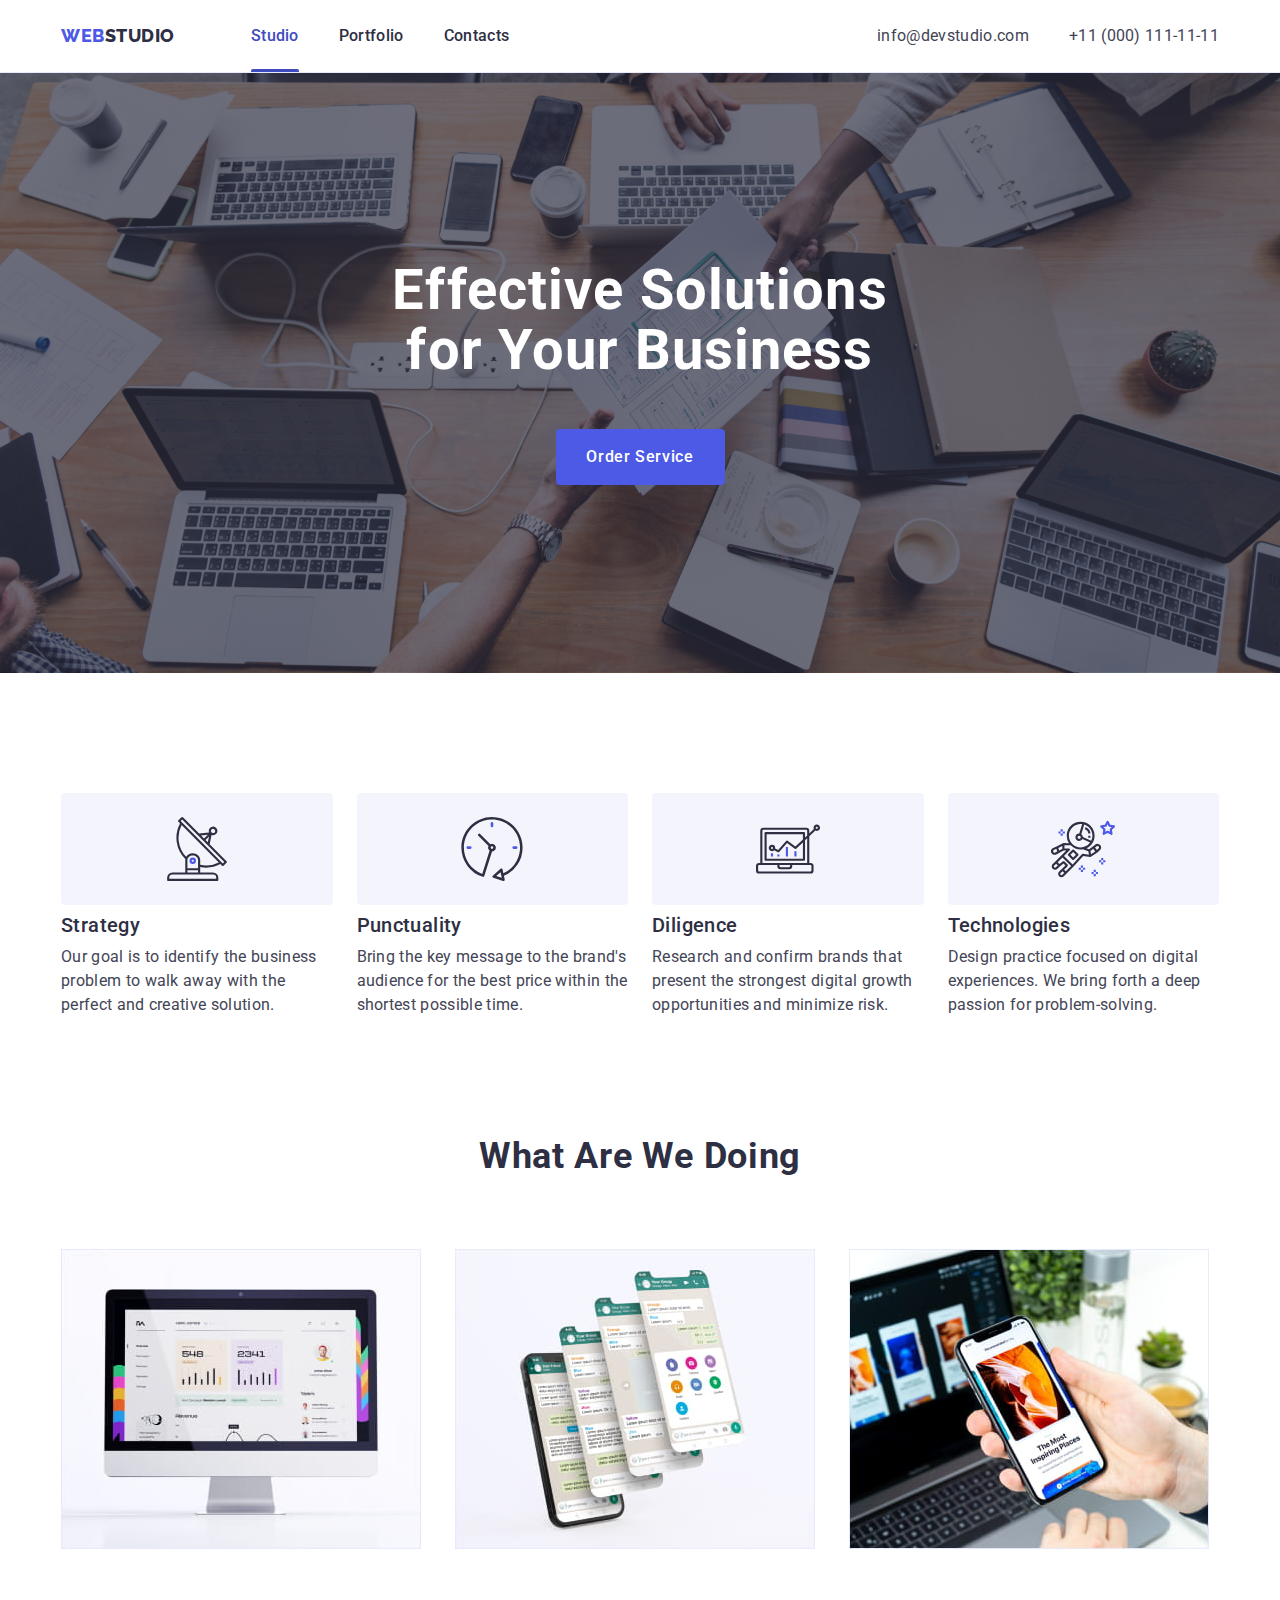
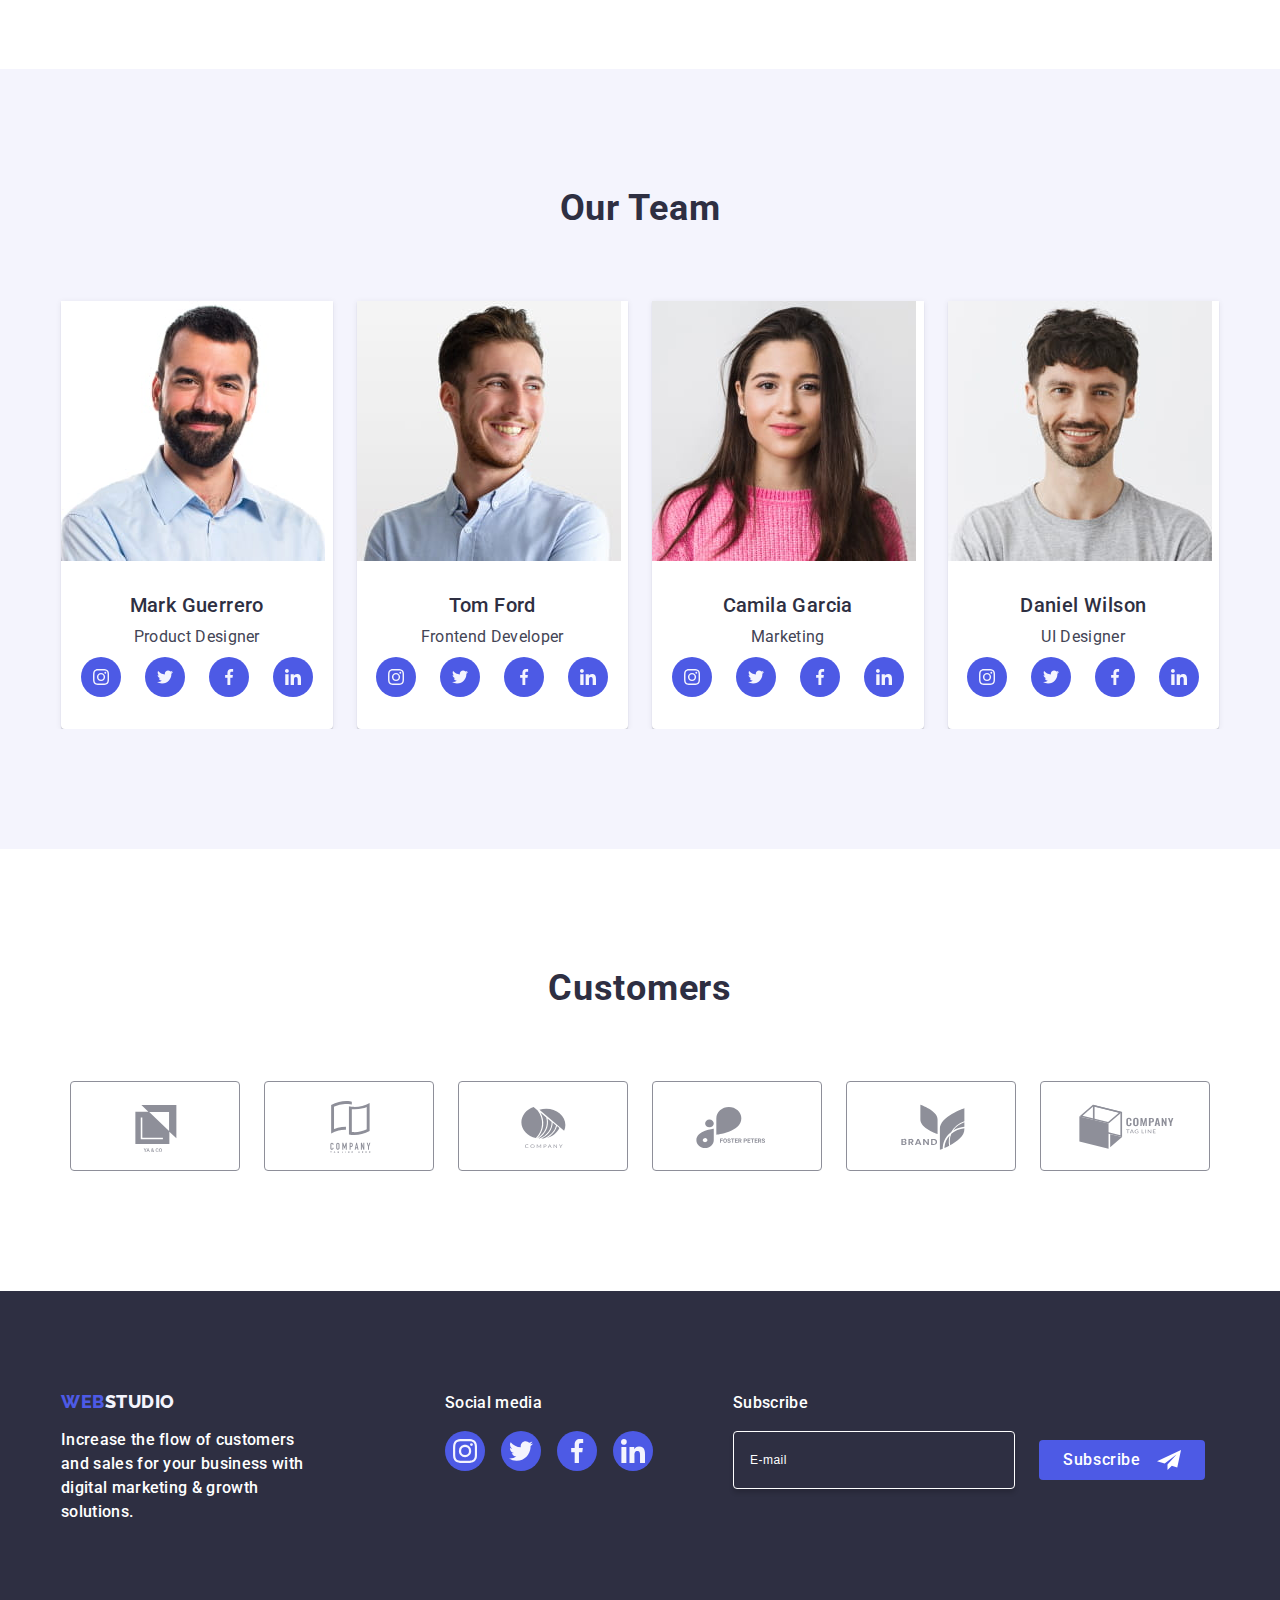
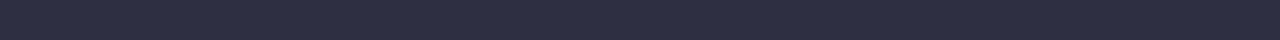
<file: index.html>
<!DOCTYPE html>
<html lang="en">
  <head>
    <meta charset="UTF-8" />
    <meta name="viewport" content="width=device-width, initial-scale=1.0" />
    <link rel="preconnect" href="https://fonts.gstatic.com" />
    <link rel="preconnect" href="https://fonts.googleapis.com" />
    <link rel="preconnect" href="https://fonts.gstatic.com" crossorigin />
    <link
      href="https://fonts.googleapis.com/css2?family=Raleway:wght@800&family=Roboto:wght@400;500;700;900&display=swap"
      rel="stylesheet"
    />
    <link
      rel="stylesheet"
      href="https://cdnjs.cloudflare.com/ajax/libs/modern-normalize/2.0.0/modern-normalize.min.css"
      integrity="sha512-4xo8blKMVCiXpTaLzQSLSw3KFOVPWhm/TRtuPVc4WG6kUgjH6J03IBuG7JZPkcWMxJ5huwaBpOpnwYElP/m6wg=="
      crossorigin="anonymous"
      referrerpolicy="no-referrer"
    />
    <link rel="stylesheet" href="./css/styles.css" />
    <title>WebStudio</title>
  </head>
  <body>
    <header class="header">
      <div class="container">
        <nav class="navigation">
          <a class="logo-text logo-header link" href="./index.html">
            Web<span class="logo-dark">Studio</span>
          </a>
          <ul class="list menu">
            <li><a class="link current" href="./index.html">Studio</a></li>
            <li><a class="link" href="./portfolio.html">Portfolio</a></li>
            <li><a class="link" href="">Contacts</a></li>
          </ul>
        </nav>
        <address class="address-contacts">
          <ul class="list contacts">
            <li>
              <a class="link" href="mailto:info@devstudio.com">
                info@devstudio.com
              </a>
            </li>
            <li>
              <a class="link" href="tel:+110001111111">+11 (000) 111-11-11</a>
            </li>
          </ul>
        </address>
      </div>
    </header>
    <main>
      <section class="section section-main">
        <div class="container">
          <h1 class="title-main">Effective Solutions for Your Business</h1>
          <button class="button default-btn" type="button" data-modal-open>
            Order Service
          </button>
        </div>
      </section>
      <section class="section section-advantages">
        <div class="container">
          <h2 class="secondary-title default-title visually-hidden">
            Something
          </h2>
          <ul class="list">
            <li class="elem">
              <div class="advantages-icon-block">
                <svg class="advantages-icon" width="64" height="64">
                  <use href="./images/icons.svg#antenna"></use>
                </svg>
              </div>
              <h3 class="small-title default-title">Strategy</h3>
              <p class="simple-text">
                Our goal is to identify the business problem to walk away with
                the perfect and creative solution.
              </p>
            </li>
            <li class="elem">
              <div class="advantages-icon-block">
                <svg class="advantages-icon" width="64" height="64">
                  <use href="./images/icons.svg#clock"></use>
                </svg>
              </div>
              <h3 class="small-title default-title">Punctuality</h3>
              <p class="simple-text">
                Bring the key message to the brand's audience for the best price
                within the shortest possible time.
              </p>
            </li>
            <li class="elem">
              <div class="advantages-icon-block">
                <svg class="advantages-icon" width="64" height="64">
                  <use href="./images/icons.svg#diagram"></use>
                </svg>
              </div>
              <h3 class="small-title default-title">Diligence</h3>
              <p class="simple-text">
                Research and confirm brands that present the strongest digital
                growth opportunities and minimize risk.
              </p>
            </li>
            <li class="elem">
              <div class="advantages-icon-block">
                <svg class="advantages-icon" width="64" height="64">
                  <use href="./images/icons.svg#astronaut"></use>
                </svg>
              </div>
              <h3 class="small-title default-title">Technologies</h3>
              <p class="simple-text">
                Design practice focused on digital experiences. We bring forth a
                deep passion for problem-solving.
              </p>
            </li>
          </ul>
        </div>
      </section>
      <section class="section section-works">
        <div class="container">
          <h2 class="secondary-title default-title work-title">
            What are we doing
          </h2>
          <ul class="list">
            <li class="elem">
              <img
                width="360"
                height="300"
                src="./images/activity/img-1.jpg"
                alt="Mac"
              />
            </li>
            <li class="elem">
              <img
                width="360"
                height="300"
                src="./images/activity/img-2.jpg"
                alt="Iphone"
              />
            </li>
            <li class="elem">
              <img
                width="360"
                height="300"
                src="./images/activity/img-3.jpg"
                alt="Iphone and macbook"
              />
            </li>
          </ul>
        </div>
      </section>
      <section class="section section-team">
        <div class="container">
          <h2 class="secondary-title default-title team-title">Our Team</h2>
          <ul class="list">
            <li class="team-card">
              <img
                width="264"
                height="260"
                src="./images/team/img-1.jpg"
                alt="Mark Guerrero"
              />
              <div class="team-info-wrapper">
                <h3 class="small-title default-title">Mark Guerrero</h3>
                <p class="simple-text">Product Designer</p>
                <ul class="social-list">
                  <li class="elem">
                    <a class="social-link" href="">
                      <svg class="team-social-icon" width="16" height="16">
                        <use href="./images/icons.svg#inst"></use>
                      </svg>
                    </a>
                  </li>
                  <li class="elem">
                    <a class="social-link" href="">
                      <svg class="team-social-icon" width="16" height="16">
                        <use href="./images/icons.svg#tw"></use>
                      </svg>
                    </a>
                  </li>
                  <li class="elem">
                    <a class="social-link" href="">
                      <svg class="team-social-icon" width="16" height="16">
                        <use href="./images/icons.svg#fb"></use>
                      </svg>
                    </a>
                  </li>
                  <li class="elem">
                    <a class="social-link" href="">
                      <svg class="team-social-icon" width="16" height="16">
                        <use href="./images/icons.svg#ld"></use>
                      </svg>
                    </a>
                  </li>
                </ul>
              </div>
            </li>
            <li class="team-card">
              <img
                width="264"
                height="260"
                src="./images/team/img-2.jpg"
                alt="Tom Ford"
              />
              <div class="team-info-wrapper">
                <h3 class="small-title default-title">Tom Ford</h3>
                <p class="simple-text">Frontend Developer</p>
                <ul class="social-list">
                  <li class="elem">
                    <a class="social-link">
                      <svg class="team-social-icon" width="16" height="16">
                        <use href="./images/icons.svg#inst"></use>
                      </svg>
                    </a>
                  </li>
                  <li class="elem">
                    <a class="social-link">
                      <svg class="team-social-icon" width="16" height="16">
                        <use href="./images/icons.svg#tw"></use>
                      </svg>
                    </a>
                  </li>
                  <li class="elem">
                    <a class="social-link">
                      <svg class="team-social-icon" width="16" height="16">
                        <use href="./images/icons.svg#fb"></use>
                      </svg>
                    </a>
                  </li>
                  <li class="elem">
                    <a class="social-link">
                      <svg class="team-social-icon" width="16" height="16">
                        <use href="./images/icons.svg#ld"></use>
                      </svg>
                    </a>
                  </li>
                </ul>
              </div>
            </li>
            <li class="team-card">
              <img
                width="264"
                height="260"
                src="./images/team/img-3.jpg"
                alt="Camila Garcia"
              />
              <div class="team-info-wrapper">
                <h3 class="small-title default-title">Camila Garcia</h3>
                <p class="simple-text">Marketing</p>
                <ul class="social-list">
                  <li class="elem">
                    <a class="social-link">
                      <svg class="team-social-icon" width="16" height="16">
                        <use href="./images/icons.svg#inst"></use>
                      </svg>
                    </a>
                  </li>
                  <li class="elem">
                    <a class="social-link">
                      <svg class="team-social-icon" width="16" height="16">
                        <use href="./images/icons.svg#tw"></use>
                      </svg>
                    </a>
                  </li>
                  <li class="elem">
                    <a class="social-link">
                      <svg class="team-social-icon" width="16" height="16">
                        <use href="./images/icons.svg#fb"></use>
                      </svg>
                    </a>
                  </li>
                  <li class="elem">
                    <a class="social-link">
                      <svg class="team-social-icon" width="16" height="16">
                        <use href="./images/icons.svg#ld"></use>
                      </svg>
                    </a>
                  </li>
                </ul>
              </div>
            </li>
            <li class="team-card">
              <img
                width="264"
                height="260"
                src="./images/team/img-4.jpg"
                alt="Daniel Wilson"
              />
              <div class="team-info-wrapper">
                <h3 class="small-title default-title">Daniel Wilson</h3>
                <p class="simple-text">UI Designer</p>
                <ul class="social-list">
                  <li class="elem">
                    <a class="social-link">
                      <svg class="team-social-icon" width="16" height="16">
                        <use href="./images/icons.svg#inst"></use>
                      </svg>
                    </a>
                  </li>
                  <li class="elem">
                    <a class="social-link">
                      <svg class="team-social-icon" width="16" height="16">
                        <use href="./images/icons.svg#tw"></use>
                      </svg>
                    </a>
                  </li>
                  <li class="elem">
                    <a class="social-link">
                      <svg class="team-social-icon" width="16" height="16">
                        <use href="./images/icons.svg#fb"></use>
                      </svg>
                    </a>
                  </li>
                  <li class="elem">
                    <a class="social-link">
                      <svg class="team-social-icon" width="16" height="16">
                        <use href="./images/icons.svg#ld"></use>
                      </svg>
                    </a>
                  </li>
                </ul>
              </div>
            </li>
          </ul>
        </div>
      </section>
      <section class="section section-customers">
        <div class="container">
          <h2 class="secondary-title">Customers</h2>
          <ul class="list">
            <li class="elem">
              <a class="customer-link" href="">
                <svg class="customer-icon" width="104" height="56">
                  <use href="./images/icons.svg#c1"></use>
                </svg>
              </a>
            </li>
            <li class="elem">
              <a class="customer-link" href="">
                <svg class="customer-icon" width="104" height="56">
                  <use href="./images/icons.svg#c2"></use>
                </svg>
              </a>
            </li>
            <li class="elem">
              <a class="customer-link" href="">
                <svg class="customer-icon" width="104" height="56">
                  <use href="./images/icons.svg#c3"></use>
                </svg>
              </a>
            </li>
            <li class="elem">
              <a class="customer-link" href="">
                <svg class="customer-icon" width="104" height="56">
                  <use href="./images/icons.svg#c4"></use>
                </svg>
              </a>
            </li>
            <li class="elem">
              <a class="customer-link" href="">
                <svg class="customer-icon" width="104" height="56">
                  <use href="./images/icons.svg#c5"></use>
                </svg>
              </a>
            </li>
            <li class="elem">
              <a class="customer-link" href="">
                <svg class="customer-icon" width="104" height="56">
                  <use href="./images/icons.svg#c6"></use>
                </svg>
              </a>
            </li>
          </ul>
        </div>
      </section>
    </main>
    <footer class="footer">
      <div class="container">
        <div class="footer-info">
          <a class="logo-text link" href="./index.html">
            Web<span class="logo-light">Studio</span>
          </a>
          <p class="simple-text footer-text">
            Increase the flow of customers and sales for your business with
            digital marketing & growth solutions.
          </p>
        </div>
        <div class="footer-social">
          <p class="simple-text">Social media</p>
          <ul class="list">
            <li class="elem">
              <a class="social-link" href="">
                <svg class="footer-social-icon" width="24" height="24">
                  <use href="./images/icons.svg#inst"></use>
                </svg>
              </a>
            </li>
            <li class="elem">
              <a class="social-link" href="">
                <svg class="footer-social-icon" width="24" height="24">
                  <use href="./images/icons.svg#tw"></use>
                </svg>
              </a>
            </li>
            <li class="elem">
              <a class="social-link" href="">
                <svg class="footer-social-icon" width="24" height="24">
                  <use href="./images/icons.svg#fb"></use>
                </svg>
              </a>
            </li>
            <li class="elem">
              <a class="social-link" href="">
                <svg class="footer-social-icon" width="24" height="24">
                  <use href="./images/icons.svg#ld"></use>
                </svg>
              </a>
            </li>
          </ul>
        </div>
        <div class="footer-form-section">
          <p class="simple-text">Subscribe</p>
          <form class="footer-form">
            <label class="footer-form-label">
              <input
                id="footer-email"
                class="form-input footer-input"
                type="email"
                placeholder="E-mail"
                name="footer-email"
              />
            </label>
            <button type="submit" class="button form-footer-btn">
              Subscribe
              <svg class="footer-form-btn-icon" width="24" height="24">
                <use href="./images/icons.svg#icon-send"></use>
              </svg>
            </button>
          </form>
        </div>
      </div>
    </footer>
    <div class="backdrop is-hidden" data-modal>
      <div class="modal">
        <button class="button modal-btn" type="button" data-modal-close>
          <svg width="8" height="8">
            <use href="./images/icons.svg#icon-close"></use>
          </svg>
        </button>

        <p class="modal-title">Leave your contacts and we will call you back</p>
        <form class="modal-form" name="modal-form">
          <div class="form-block">
            <label class="form-label" for="user-name">Name</label>
            <div class="input-wrapper">
              <input
                class="form-input"
                type="text"
                name="user-name"
                id="user-name"
              />
              <svg class="form-input-icon" width="18" height="24">
                <use href="./images/icons.svg#name"></use>
              </svg>
            </div>
          </div>

          <div class="form-block">
            <label class="form-label" for="phone-input">Phone</label>
            <div class="input-wrapper">
              <input
                class="form-input"
                type="text"
                name="phone-input"
                id="phone-input"
              />
              <svg class="form-input-icon" width="18" height="24">
                <use href="./images/icons.svg#phone"></use>
              </svg>
            </div>
          </div>

          <div class="form-block">
            <label class="form-label" for="email-input">Email</label>
            <div class="input-wrapper">
              <input
                class="form-input"
                type="email"
                name="email-input"
                id="email-input"
              />
              <svg class="form-input-icon" width="18" height="24">
                <use href="./images/icons.svg#email"></use>
              </svg>
            </div>
          </div>

          <div class="form-block form-block-textarea">
            <label class="form-label" for="user-comment">Comment</label>
            <textarea
              class="form-textarea"
              name="user-comment"
              id="user-comment"
              rows="4"
              minlength="7"
              placeholder="Text input"
            ></textarea>
          </div>
          <div class="form-block-checkbox form-agreement">
            <input
              class="visually-hidden"
              type="checkbox"
              name="user-privacy"
              id="user-privacy"
              value="true"
            />

            <label for="user-privacy" class="form-agreement-desc">
              <span class="form-checkbox">
                <svg class="form-checkbox-icon" width="10" height="8">
                  <use href="./images/icons.svg#icon-check"></use>
                </svg>
              </span>

              I accept the terms and conditions of the
              <a
                class="form-agreement-link"
                href="#"
                target="_blank"
                rel="noopener noreferrer"
              >
                Privacy Policy
              </a>
            </label>
          </div>

          <button class="button default-btn" type="submit">Send</button>
        </form>
      </div>
    </div>
    <script src="./js/modal.js"></script>
  </body>
</html>
</file>
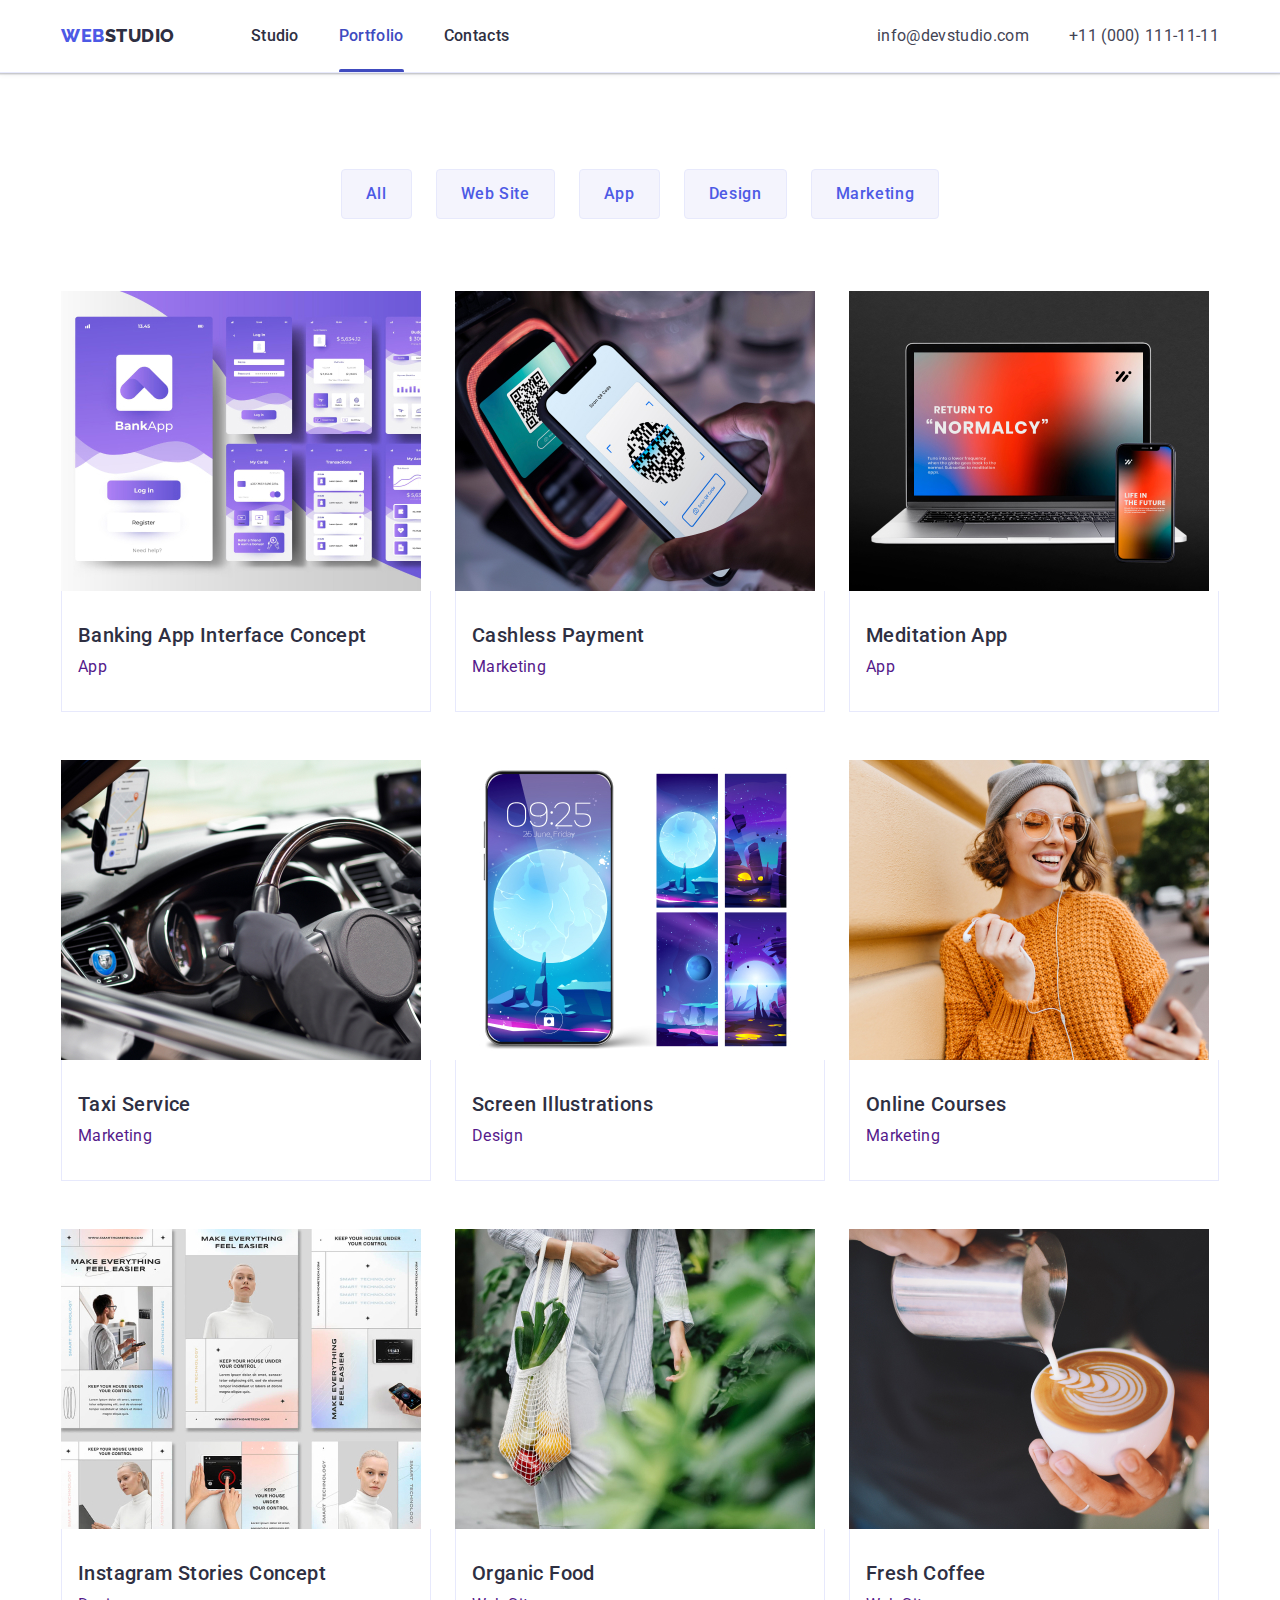
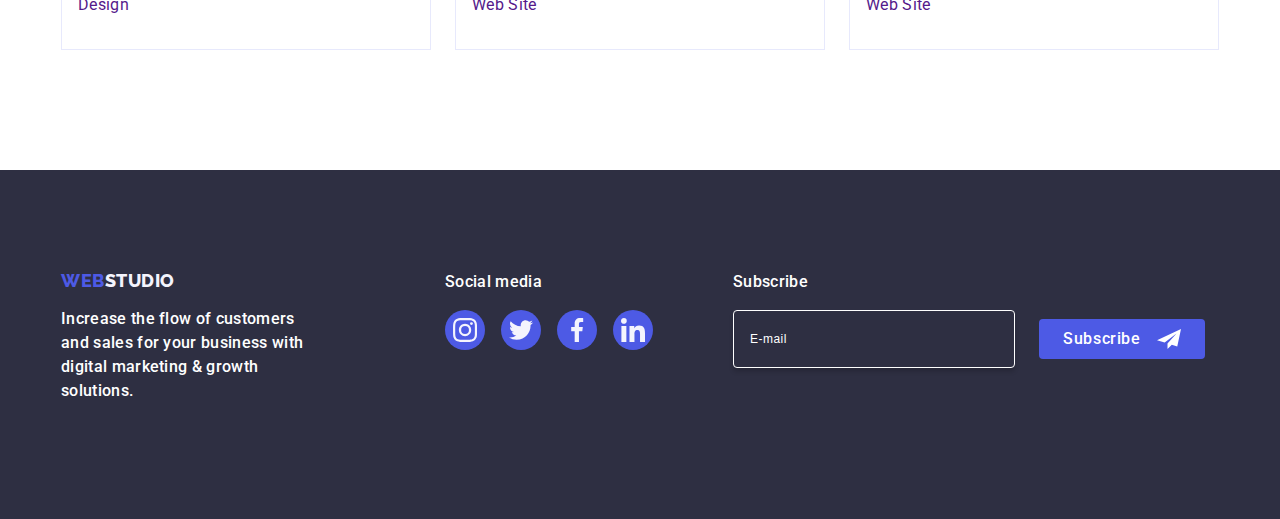
<file: portfolio.html>
<!DOCTYPE html>
<html lang="en">
  <head>
    <meta charset="UTF-8" />
    <meta name="viewport" content="width=device-width, initial-scale=1.0" />
    <link rel="preconnect" href="https://fonts.gstatic.com" />
    <link rel="preconnect" href="https://fonts.googleapis.com" />
    <link rel="preconnect" href="https://fonts.gstatic.com" crossorigin />
    <link
      href="https://fonts.googleapis.com/css2?family=Raleway:wght@800&family=Roboto:wght@400;500;700;900&display=swap"
      rel="stylesheet"
    />
    <link
      rel="stylesheet"
      href="https://cdnjs.cloudflare.com/ajax/libs/modern-normalize/2.0.0/modern-normalize.min.css"
      integrity="sha512-4xo8blKMVCiXpTaLzQSLSw3KFOVPWhm/TRtuPVc4WG6kUgjH6J03IBuG7JZPkcWMxJ5huwaBpOpnwYElP/m6wg=="
      crossorigin="anonymous"
      referrerpolicy="no-referrer"
    />
    <link rel="stylesheet" href="./css/styles.css" />
    <title>WebStudio</title>
  </head>
  <body>
    <header class="header">
      <div class="container">
        <nav class="navigation">
          <a class="logo-text logo-header link" href="./index.html">
            Web<span class="logo-dark">Studio</span>
          </a>
          <ul class="list menu">
            <li><a class="link" href="./index.html">Studio</a></li>
            <li>
              <a class="current link" href="./portfolio.html">Portfolio</a>
            </li>
            <li><a class="link" href="">Contacts</a></li>
          </ul>
        </nav>
        <address class="address-contacts">
          <ul class="list contacts">
            <li>
              <a class="link" href="mailto:info@devstudio.com">
                info@devstudio.com
              </a>
            </li>
            <li>
              <a class="link" href="tel:+110001111111">+11 (000) 111-11-11</a>
            </li>
          </ul>
        </address>
      </div>
    </header>
    <main>
      <section class="section section-portfolio">
        <div class="container">
          <h1 class="title-main visually-hidden">Something</h1>
          <ul class="buttons-list list">
            <li class="elem">
              <button type="button" class="filter-buttons button">All</button>
            </li>
            <li class="elem">
              <button type="button" class="filter-buttons button">
                Web Site
              </button>
            </li>
            <li class="elem">
              <button type="button" class="filter-buttons button">App</button>
            </li>
            <li class="elem">
              <button type="button" class="filter-buttons button">
                Design
              </button>
            </li>
            <li class="elem">
              <button type="button" class="filter-buttons button">
                Marketing
              </button>
            </li>
          </ul>

          <ul class="list card-list">
            <li class="portfolio-card">
              <a class="portfolio-card-link link" href="">
                <div class="overlay-wrapper">
                  <img
                    width="360"
                    height="300"
                    src="./images/portfolio/img-1.jpg"
                    alt="Bank App"
                  />
                  <p class="overlay-text">
                    14 Stylish and User-Friendly App Design Concepts · Task
                    Manager App · Calorie Tracker App · Exotic Fruit Ecommerce
                    App · Cloud Storage App
                  </p>
                </div>
                <div class="card-info-wrapper">
                  <h2 class="small-title default-title">
                    Banking App Interface Concept
                  </h2>
                  <p class="simple-text">App</p>
                </div>
              </a>
            </li>
            <li class="portfolio-card">
              <a class="portfolio-card-link link" href="">
                <div class="overlay-wrapper">
                  <img
                    width="360"
                    height="300"
                    src="./images/portfolio/img-2.jpg"
                    alt="qr reader"
                  />
                  <p class="overlay-text">
                    14 Stylish and User-Friendly App Design Concepts · Task
                    Manager App · Calorie Tracker App · Exotic Fruit Ecommerce
                    App · Cloud Storage App
                  </p>
                </div>
                <div class="card-info-wrapper">
                  <h2 class="small-title default-title">Cashless Payment</h2>
                  <p class="simple-text">Marketing</p>
                </div>
              </a>
            </li>
            <li class="portfolio-card">
              <a class="portfolio-card-link link" href="">
                <div class="overlay-wrapper">
                  <img
                    width="360"
                    height="300"
                    src="./images/portfolio/img-3.jpg"
                    alt="Meditation App"
                  />
                  <p class="overlay-text">
                    14 Stylish and User-Friendly App Design Concepts · Task
                    Manager App · Calorie Tracker App · Exotic Fruit Ecommerce
                    App · Cloud Storage App
                  </p>
                </div>
                <div class="card-info-wrapper">
                  <h2 class="small-title default-title">Meditation App</h2>
                  <p class="simple-text">App</p>
                </div>
              </a>
            </li>
            <li class="portfolio-card">
              <a class="portfolio-card-link link" href="">
                <div class="overlay-wrapper">
                  <img
                    width="360"
                    height="300"
                    src="./images/portfolio/img-4.jpg"
                    alt="Taxi Service"
                  />
                  <p class="overlay-text">
                    14 Stylish and User-Friendly App Design Concepts · Task
                    Manager App · Calorie Tracker App · Exotic Fruit Ecommerce
                    App · Cloud Storage App
                  </p>
                </div>
                <div class="card-info-wrapper">
                  <h2 class="small-title default-title">Taxi Service</h2>
                  <p class="simple-text">Marketing</p>
                </div>
              </a>
            </li>
            <li class="portfolio-card">
              <a class="portfolio-card-link link" href="">
                <div class="overlay-wrapper">
                  <img
                    width="360"
                    height="300"
                    src="./images/portfolio/img-5.jpg"
                    alt="Screen Illustrations"
                  />
                  <p class="overlay-text">
                    14 Stylish and User-Friendly App Design Concepts · Task
                    Manager App · Calorie Tracker App · Exotic Fruit Ecommerce
                    App · Cloud Storage App
                  </p>
                </div>
                <div class="card-info-wrapper">
                  <h2 class="small-title default-title">
                    Screen Illustrations
                  </h2>
                  <p class="simple-text">Design</p>
                </div>
              </a>
            </li>
            <li class="portfolio-card">
              <a class="portfolio-card-link link" href="">
                <div class="overlay-wrapper">
                  <img
                    width="360"
                    height="300"
                    src="./images/portfolio/img-6.jpg"
                    alt="Online Courses"
                  />
                  <p class="overlay-text">
                    14 Stylish and User-Friendly App Design Concepts · Task
                    Manager App · Calorie Tracker App · Exotic Fruit Ecommerce
                    App · Cloud Storage App
                  </p>
                </div>
                <div class="card-info-wrapper">
                  <h2 class="small-title default-title">Online Courses</h2>
                  <p class="simple-text">Marketing</p>
                </div>
              </a>
            </li>
            <li class="portfolio-card">
              <a class="portfolio-card-link link" href="">
                <div class="overlay-wrapper">
                  <img
                    width="360"
                    height="300"
                    src="./images/portfolio/img-7.jpg"
                    alt="Instagram Stories Concept"
                  />
                  <p class="overlay-text">
                    14 Stylish and User-Friendly App Design Concepts · Task
                    Manager App · Calorie Tracker App · Exotic Fruit Ecommerce
                    App · Cloud Storage App
                  </p>
                </div>
                <div class="card-info-wrapper">
                  <h2 class="small-title default-title">
                    Instagram Stories Concept
                  </h2>
                  <p class="simple-text">Design</p>
                </div>
              </a>
            </li>
            <li class="portfolio-card">
              <a class="portfolio-card-link link" href="">
                <div class="overlay-wrapper">
                  <img
                    width="360"
                    height="300"
                    src="./images/portfolio/img-8.jpg"
                    alt="Organic Food"
                  />
                  <p class="overlay-text">
                    14 Stylish and User-Friendly App Design Concepts · Task
                    Manager App · Calorie Tracker App · Exotic Fruit Ecommerce
                    App · Cloud Storage App
                  </p>
                </div>
                <div class="card-info-wrapper">
                  <h2 class="small-title default-title">Organic Food</h2>
                  <p class="simple-text">Web Site</p>
                </div>
              </a>
            </li>
            <li class="portfolio-card">
              <a class="portfolio-card-link link" href="">
                <div class="overlay-wrapper">
                  <img
                    width="360"
                    height="300"
                    src="./images/portfolio/img-9.jpg"
                    alt="Fresh Coffee"
                  />
                  <p class="overlay-text">
                    14 Stylish and User-Friendly App Design Concepts · Task
                    Manager App · Calorie Tracker App · Exotic Fruit Ecommerce
                    App · Cloud Storage App
                  </p>
                </div>
                <div class="card-info-wrapper">
                  <h2 class="small-title default-title">Fresh Coffee</h2>
                  <p class="simple-text">Web Site</p>
                </div>
              </a>
            </li>
          </ul>
        </div>
      </section>
    </main>
    <footer class="footer">
      <div class="container">
        <div class="footer-info">
          <a class="logo-text link" href="./index.html">
            Web<span class="logo-light">Studio</span>
          </a>
          <p class="simple-text footer-text">
            Increase the flow of customers and sales for your business with
            digital marketing & growth solutions.
          </p>
        </div>
        <div class="footer-social">
          <p class="simple-text">Social media</p>
          <ul class="list">
            <li class="elem">
              <a class="social-link" href="">
                <svg class="footer-social-icon" width="24" height="24">
                  <use href="./images/icons.svg#inst"></use>
                </svg>
              </a>
            </li>
            <li class="elem">
              <a class="social-link" href="">
                <svg class="footer-social-icon" width="24" height="24">
                  <use href="./images/icons.svg#tw"></use>
                </svg>
              </a>
            </li>
            <li class="elem">
              <a class="social-link" href="">
                <svg class="footer-social-icon" width="24" height="24">
                  <use href="./images/icons.svg#fb"></use>
                </svg>
              </a>
            </li>
            <li class="elem">
              <a class="social-link" href="">
                <svg class="footer-social-icon" width="24" height="24">
                  <use href="./images/icons.svg#ld"></use>
                </svg>
              </a>
            </li>
          </ul>
        </div>
        <div class="footer-form-section">
          <p class="simple-text">Subscribe</p>
          <form class="footer-form">
            <label class="footer-form-label">
              <input
                id="footer-email"
                class="form-input footer-input"
                type="email"
                placeholder="E-mail"
                name="footer-email"
              />
            </label>
            <button type="submit" class="button form-footer-btn">
              Subscribe
              <svg class="footer-form-btn-icon" width="24" height="24">
                <use href="./images/icons.svg#icon-send"></use>
              </svg>
            </button>
          </form>
        </div>
      </div>
    </footer>
  </body>
</html>
</file>
<file: css/styles.css>
:root {
  --h2-font-size: 36px;
  --h3-font-size: 20px;
  --text-size: 16px;
  --primary-cl: #4D5AE5;
  --pressed-cl: #404BBF;
  --dark-cl: #2E2F42;
  --text-cl: #434455;
  --accent-cl: #E7E9FC;
  --light-cl: #F4F4FD;
  --white-cl: #fff;
  --modal-bg: #fcfcfc;
  --customers-icon-cl: #8E8F99;
  --main-box-shadow: 0px 2px 1px 0px rgba(46, 47, 66, 0.08),
    0px 1px 1px 0px rgba(46, 47, 66, 0.16),
    0px 1px 6px 0px rgba(46, 47, 66, 0.08);
}

* {
  margin: 0;
  padding: 0;
}

img {
  display: block;
}

ul {
  list-style: none;
}

body {
  font-family: 'Roboto', sans-serif;
  background-color: var(--white-cl);
  color: var(--text-cl);
  line-height: 1.5;
  letter-spacing: 0.02em;
  font-size: var(--text-size);
}

.logo-text {
  font-family: Raleway, sans-serif;
  color: var(--primary-cl);
  font-size: 18px;
  font-weight: 800;
  line-height: 1.17;
  letter-spacing: 0.03em;
  text-transform: uppercase;
  text-decoration: none;
}

.logo-dark {
  color: var(--dark-cl);
}

.logo-light {
  color: var(--light-cl);
}

.logo-header {
  margin-right: 76px;
}

.link {
  text-decoration: none;
}

.menu {
  display: flex;
  gap: 40px;
}

.menu .link {
  color: var(--dark-cl);
  font-weight: 500;
  letter-spacing: 0.02em;
  padding: 24px 0;

  transition: color 250ms cubic-bezier(0.4, 0, 0.2, 1);
}

.contacts {
  display: flex;
  gap: 40px;
}

.contacts .link {
  color: currentColor;
  letter-spacing: 0.02em;

  transition: color 250ms cubic-bezier(0.4, 0, 0.2, 1);
}

.address-contacts {
  font-style: normal;
}

.link:hover, .link:active, .link:focus {
  color: var(--pressed-cl);
}

.footer {
  background-color: var(--dark-cl);
  color: var(--light-cl);
  padding: 100px 0;
}

.footer .logo-text {
  margin-bottom: 16px;
  display: inline-block;
}

.footer-text {
  width: 264px;
}

.section-main {
  background-color: var(--dark-cl);
  background-image: linear-gradient(rgba(46, 47, 66, 0.7),
      rgba(46, 47, 66, 0.7)),
    url(../images/hero-bg.jpg);;
  color: var(--white-cl);
  text-align: center;
  padding: 188px 0;
  max-width: 1440px;
  margin: 0 auto;
  background-repeat: no-repeat;
  background-position: center;
  background-size: cover;
}

.title-main {
  font-size: 56px;
  line-height: 1.07;
  letter-spacing: 0.02em;
  max-width: 496px;
  margin: 0 auto 48px;
}

.button {
  border: none;
  cursor: pointer;
  font-weight: 500;
  font-family: inherit;
  font-size: inherit;
  line-height: inherit;
  letter-spacing: 0.04em;
  display: block;
  min-width: 169px;
  height: 56px;
  border-radius: 4px;
}

.default-btn, .form-footer-btn {
  background-color: var(--primary-cl);
  color: var(--white-cl);
  margin: 0 auto;

  transition: background-color 250ms cubic-bezier(0.4, 0, 0.2, 1);
}

.default-btn:hover, .default-btn:focus, .form-footer-btn:hover, .form-footer-btn:focus {
  background-color: var(--pressed-cl);
}

.form-footer-btn {
  display: flex;
  align-items: center;
  justify-content: center;
  padding: 8px 24px;
  min-width: 165px;
  height: 40px;
}

.form-footer-btn svg {
  margin-left: 16px;
  fill: var(--white-cl);
}

.default-title {
  color: var(--dark-cl);
}

.secondary-title {
  font-size: var(--h2-font-size);
  line-height: 1.11;
  letter-spacing: 0.02em;
  margin-bottom: 72px;
}

.small-title {
  font-size: var(--h3-font-size);
  font-weight: 500;
  line-height: 1.2;
  letter-spacing: 0.02em;
  margin-bottom: 8px;
}

.work-title, .team-title {
  text-transform: capitalize;
  text-align: center;
}

.section-team {
  background-color: var(--light-cl);
  padding: 120px 0;
}

.buttons-list .elem {
  transition: color 250ms cubic-bezier(0.4, 0, 0.2, 1),
              background-color 250ms cubic-bezier(0.4, 0, 0.2, 1),
              border-color 250ms cubic-bezier(0.4, 0, 0.2, 1),
              box-shadow 250ms cubic-bezier(0.4, 0, 0.2, 1);
}

.filter-buttons {
  color: var(--primary-cl);
  background-color: var(--light-cl);
  padding: 12px 24px;
  border: 1px solid var(--accent-cl);
  width: auto;
  height: auto;
  min-width: auto;

  transition: background-color 250ms cubic-bezier(0.4, 0, 0.2, 1), color 250ms cubic-bezier(0.4, 0, 0.2, 1), border-color 250ms cubic-bezier(0.4, 0, 0.2, 1), box-shadow 250ms cubic-bezier(0.4, 0, 0.2, 1);
}

.filter-buttons:hover, .filter-buttons:focus, .filter-buttons:active {
  color: var(--white-cl);
  background-color: var(--pressed-cl);
  border: 1px solid transparent;
  box-shadow: 0px 3px 1px rgba(0, 0, 0, 0.1),
    0px 2px 1px rgba(0, 0, 0, 0.08),
    0px 2px 2px rgba(0, 0, 0, 0.12);
}

.portfolio-card {
  background-color: var(--white-cl);
}

.container {
  width: 1158px;
  margin: 0 auto;
  padding: 0 15px;
  overflow: hidden;
}

.header {
  border-bottom: 1px solid var(--accent-cl);
  box-shadow: var(--main-box-shadow);
}

.header .link {
  display: block;
}

.header .container {
  display: flex;
  justify-content: space-between;
  align-items: center;
  padding: 0 15px;
}

.header .container .navigation {
  display: flex;
  align-items: center;
}

.section-advantages {
  padding: 120px 0;
}

.section-advantages .list,
.section-works .list {
  display: flex;
  gap: 24px;
}

.section-advantages .list .elem {
  flex-basis: calc((100% - 3 * 24px) / 4);
}

.section-works .list .elem {
  flex-basis: calc((100% - 48px) / 3);
}

.visually-hidden {
  position: absolute;
  width: 1px;
  height: 1px;
  margin: -1px;
  border: 0;
  padding: 0;
  white-space: nowrap;
  clip-path: inset(100%);
  clip: rect(0 0 0 0);
  overflow: hidden;
}

.section-works {
  padding-bottom: 120px;
}

.section-team .list {
  display: flex;
  gap: 24px;
}

.section-team .team-card {
  background-color: var(--white-cl);
  flex-basis: calc((100% - 3 * 24px) / 4);
  border-radius: 0px 0px 4px 4px;
  box-shadow: 0px 2px 1px 0px rgba(46, 47, 66, 0.08), 0px 1px 1px 0px rgba(46, 47, 66, 0.16), 0px 1px 6px 0px rgba(46, 47, 66, 0.08);
}

.section-team .team-info-wrapper {
  padding: 32px 0;
  display: flex;
  flex-direction: column;
  text-align: center;
}

.section-team .simple-text {
  margin-bottom: 8px;
}

.section-portfolio {
  padding: 96px 0 120px;
}

.section-portfolio .list {
  display: flex;
  justify-content: center;
  gap: 24px;
  margin-bottom: 72px;
}

.section-portfolio .card-list {
  flex-wrap: wrap;
  column-gap: 24px;
  row-gap: 48px;
  margin: 0;
}

.section-portfolio .portfolio-card {
  width: calc((100% - 48px)/3);
  overflow: hidden;
}

.section-portfolio .card-info-wrapper {
  padding: 32px 16px;
  border: 1px solid var(--accent-cl);
  border-top: none;
}

.section-portfolio .card-info-wrapper .small-title {
  margin-bottom: 8px; 
}
.section-portfolio .portfolio-card-link {
  cursor: pointer;
  display: block;
  transition: box-shadow 250ms cubic-bezier(0.4, 0, 0.2, 1);
}

.portfolio-card-link:hover, .portfolio-card-link:focus {
  box-shadow: var(--main-box-shadow);
}

.overlay-wrapper {
  position: relative;
  overflow: hidden;
}

.overlay-text {
  position: absolute;
  display: block;
  background-color: var(--primary-cl);
  padding: 40px 32px;
  top: 0;
  left: 0;
  width: 100%;
  height: 100%;
  color: var(--light-cl);
  font-size: 16px;
  font-weight: 400;
  line-height: 24px;
  letter-spacing: 0.32px;
  transform: translateY(100%);
  transition: transform 250ms cubic-bezier(0.4, 0, 0.2, 1);
}

.portfolio-card-link:hover .overlay-text, .portfolio-card-link:focus .overlay-text, .portfolio-card-link:active .overlay-text {
  transform: translateY(0);
}

.menu .current {
  color: var(--pressed-cl);
  position: relative;
}

.menu .current::after {
  content: '';
  position: absolute;
  width: 100%;
  height: 4px;
  border-radius: 2px;
  bottom: -1px;
  left: 0;
  background-color: var(--pressed-cl);
}

.backdrop {
  background-color: rgba(46, 47, 66, 0.4);
  position: fixed;
  top: 0;
  left: 0;
  right: 0;
  bottom: 0;

  opacity: 1;
  visibility: visible;
  
  transition: opacity 250ms cubic-bezier(0.4, 0, 0.2, 1), visibility 250ms cubic-bezier(0.4, 0, 0.2, 1);
}

.backdrop.is-hidden {
  opacity: 0;
  visibility: hidden;
  pointer-events: none;
}

.modal {
  width: 408px;
  min-height: 584px;
  border-radius: 4px;
  background-color: var(--modal-bg);
  position: absolute;
  top: 50%;
  left: 50%;
  transform: translate(-50%, -50%);
  box-shadow: 0px 1px 1px rgba(0, 0, 0, 0.14), 0px 1px 3px rgba(0, 0, 0, 0.12), 0px 2px 1px rgba(0, 0, 0, 0.2);

  padding: 72px 24px 24px;

  transition: transform 250ms cubic-bezier(0.4, 0, 0.2, 1);
}

.modal-btn {
  width: 24px;
  height: 24px;
  border-radius: 50%;
  position: absolute;
  top: 24px;
  right: 24px;
  min-width: auto;
  background-color: var(--accent-cl);
  border: 1px solid rgba(0, 0, 0, 0.1);
  display: flex;
  align-items: center;
  justify-content: center;
  transition: background-color 250ms cubic-bezier(0.4, 0, 0.2, 1), border 250ms cubic-bezier(0.4, 0, 0.2, 1);
}

.modal-btn:hover, .modal-btn:focus {
  background-color: var(--pressed-cl);
  border: none;
}

.modal-btn svg {
  transition: fill 250ms cubic-bezier(0.4, 0, 0.2, 1);
}

.modal-btn:hover svg, .modal-btn:focus svg {
  fill: var(--white-cl);
}

.advantages-icon-block {
  border-radius: 4px;
  background-color: var(--light-cl);
  min-height: 112px;
  display: flex;
  align-items: center;
  justify-content: center;
  margin-bottom: 8px;
}

.social-list {
  display: flex;
  align-items: center;
  justify-content: center;
  gap: 24px;
}

.social-list .elem, .footer-social .elem {
  width: 40px;
  height: 40px;
}

.social-link {
  width: 100%;
  height: 100%;
  border-radius: 50%;
  display: flex;
  align-items: center;
  justify-content: center;
  background-color: var(--primary-cl);
  cursor: pointer;

  transition: background-color 250ms cubic-bezier(0.4, 0, 0.2, 1);
}

.social-link:hover, .social-link:focus {
  background-color: var(--pressed-cl);
}

.social-link svg {
  fill: var(--light-cl);
}

.section-customers {
  padding: 120px 0;
  text-align: center;
}

.section-customers .list {
  display: flex;
  justify-content: center;
  align-items: center;
  gap: 24px;
}

.customer-link {
  width: 168px;
  height: 88px;
  display: flex;
  justify-content: center;
  align-items: center;
  color: var(--customers-icon-cl);
  border: 1px solid var(--customers-icon-cl);
  border-radius: 4px;

  transition: color 250ms cubic-bezier(0.4, 0, 0.2, 1), border-color 250ms cubic-bezier(0.4, 0, 0.2, 1);
}

.customer-link:hover, .customer-link:focus, .customer-link:active {
  color: var(--pressed-cl);
  border-color: var(--pressed-cl);
}

.section-customers svg {
  fill: currentColor;
}

.footer .container {
  display: flex;
  justify-content: flex-start;
  align-items: baseline;
}

.footer-info {
  margin-right: 120px;
}

.footer .simple-text {
  color: var(--white-cl);
  font-size: 16px;
  font-size: 16px;
  font-weight: 500;
  line-height: 24px;
  letter-spacing: 0.32px;
  margin-bottom: 16px;
}

.footer-social .list {
  display: flex;
  align-items: center;
  gap: 16px;
}

.footer .social-link:hover,
.footer .social-link:focus,
.footer .social-link:active {
  background-color: #31d0aa;
}

.section-customers .secondary-title {
  color: var(--dark-cl)
}

.footer-social {
  margin-right: 80px;
}

.footer-form {
  display: flex;
  align-items: center;
  justify-content: center;
  gap: 24px;
}

.form-input, .form-textarea {
  width: 360px;
  height: 40px;
  border-radius: 4px;
  border: 1px solid rgba(46, 47, 66, 0.40);
  background: none;
  box-shadow: none;
  padding: 8px 0 8px 16px;
  outline: transparent;

  transition: border-color 250ms cubic-bezier(0.4, 0, 0.2, 1);
}

.form-input.footer-input {
  color: var(--white-cl);
  border-color: var(--white-cl);
  box-shadow: 0px 4px 4px 0px rgba(0, 0, 0, 0.15);
  width: 264px;
  font-size: 12px;
  line-height: 1.5;
  letter-spacing: 0.04em;
}

.form-input::placeholder {
  color: var(--white-cl);
}

.modal-title {
  color: var(--dark-cl);
  text-align: center;
  font-size: 16px;
  font-style: normal;
  font-weight: 500;
  line-height: 24px;
  letter-spacing: 0.32px;
  margin-bottom: 16px;
}

.input-wrapper {
  position: relative;
}

.form-block {
  margin-bottom: 8px;
}

.input-wrapper .form-input {
  padding: 8px 38px;
}

.input-wrapper .form-input:focus, .form-textarea:focus,
.form-input.footer-input:focus {
  border: 1px solid var(--primary-cl);
}

.input-wrapper svg {
  transition: fill 250ms cubic-bezier(0.4, 0, 0.2, 1);
}

.input-wrapper .form-input:focus + svg {
  fill: var(--primary-cl);
}

.input-wrapper svg {
  position: absolute;
  top: 50%;
  left: 16px;
  transform: translateY(-50%);
}

.form-label {
  color: #8E8F99;
  font-size: 12px;
  font-weight: 400;
  line-height: 1.17;
  letter-spacing: 0.48px;
  margin-bottom: 4px;
  display: block;
}

.form-textarea {
  padding: 8px 16px;
  width: 100%;
  height: 120px;
  font-size: 12px;
  line-height: 1.17;
  letter-spacing: 0.04em;
  color: rgba(46, 47, 66, 0.4);
  resize: none;
}

.form-block-textarea {
  margin-bottom: 16px;
}

.form-agreement {
  color:#8E8F99;
  font-family: Roboto;
  font-size: 12px;
  font-weight: 400;
  line-height: 14px;
  letter-spacing: 0.48px;
  display: block;
  margin-bottom: 24px;
}

.form-agreement-link {
  color: #4D5AE5;
  text-decoration-line: underline;
}

.form-checkbox {
  width: 16px;
  height: 16px;
  border: 1px solid rgba(46, 47, 66, 0.40);
  display: inline-flex;
  align-items: center;
  margin-right: 8px;
  border-radius: 2px;
  cursor: pointer;
  justify-content: center;
  fill: transparent;
  transition: background-color 250ms cubic-bezier(0.4, 0, 0.2, 1), border 250ms cubic-bezier(0.4, 0, 0.2, 1), fill 250ms cubic-bezier(0.4, 0, 0.2, 1);
}

.form-agreement-desc {
  display: block;
  line-height: 1.17;
}

input[type='checkbox']:checked + .form-agreement-desc .form-checkbox {
  border-color: transparent;
  background-color: var(--pressed-cl);
  border: none;
  fill: var(--light-cl);
}

input[type='checkbox']:focus-visible + .form-agreement-desc .form-checkbox {
  outline: 2px solid rgba(253, 146, 34, 0.3);
  outline-offset: 1px;
}

.form-checkbox-icon {
  fill: var(--light-cl);
  opacity: 0;
  transition: opacity 250ms cubic-bezier(0.4, 0, 0.2, 1);
}

input[type='checkbox']:checked + .form-agreement-desc .form-checkbox .form-checkbox-icon {
  opacity: 1;
}
</file>
